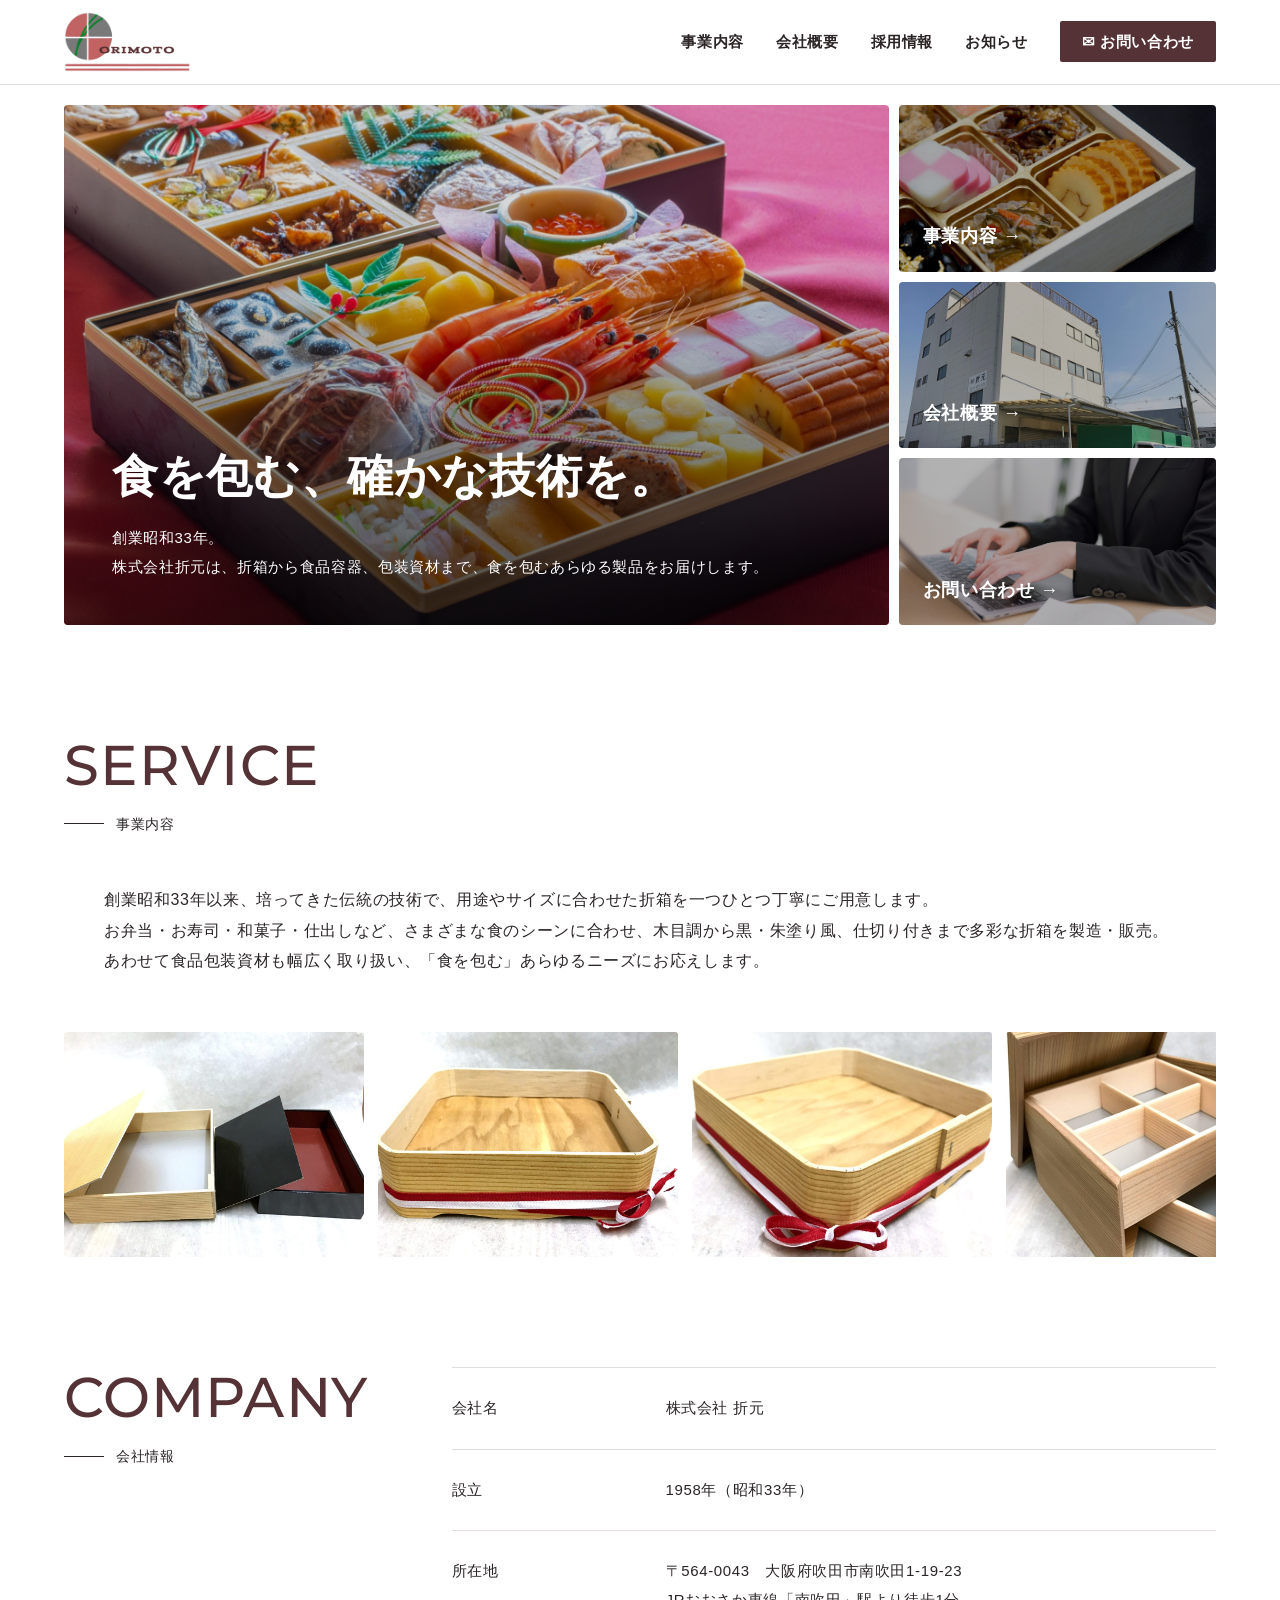
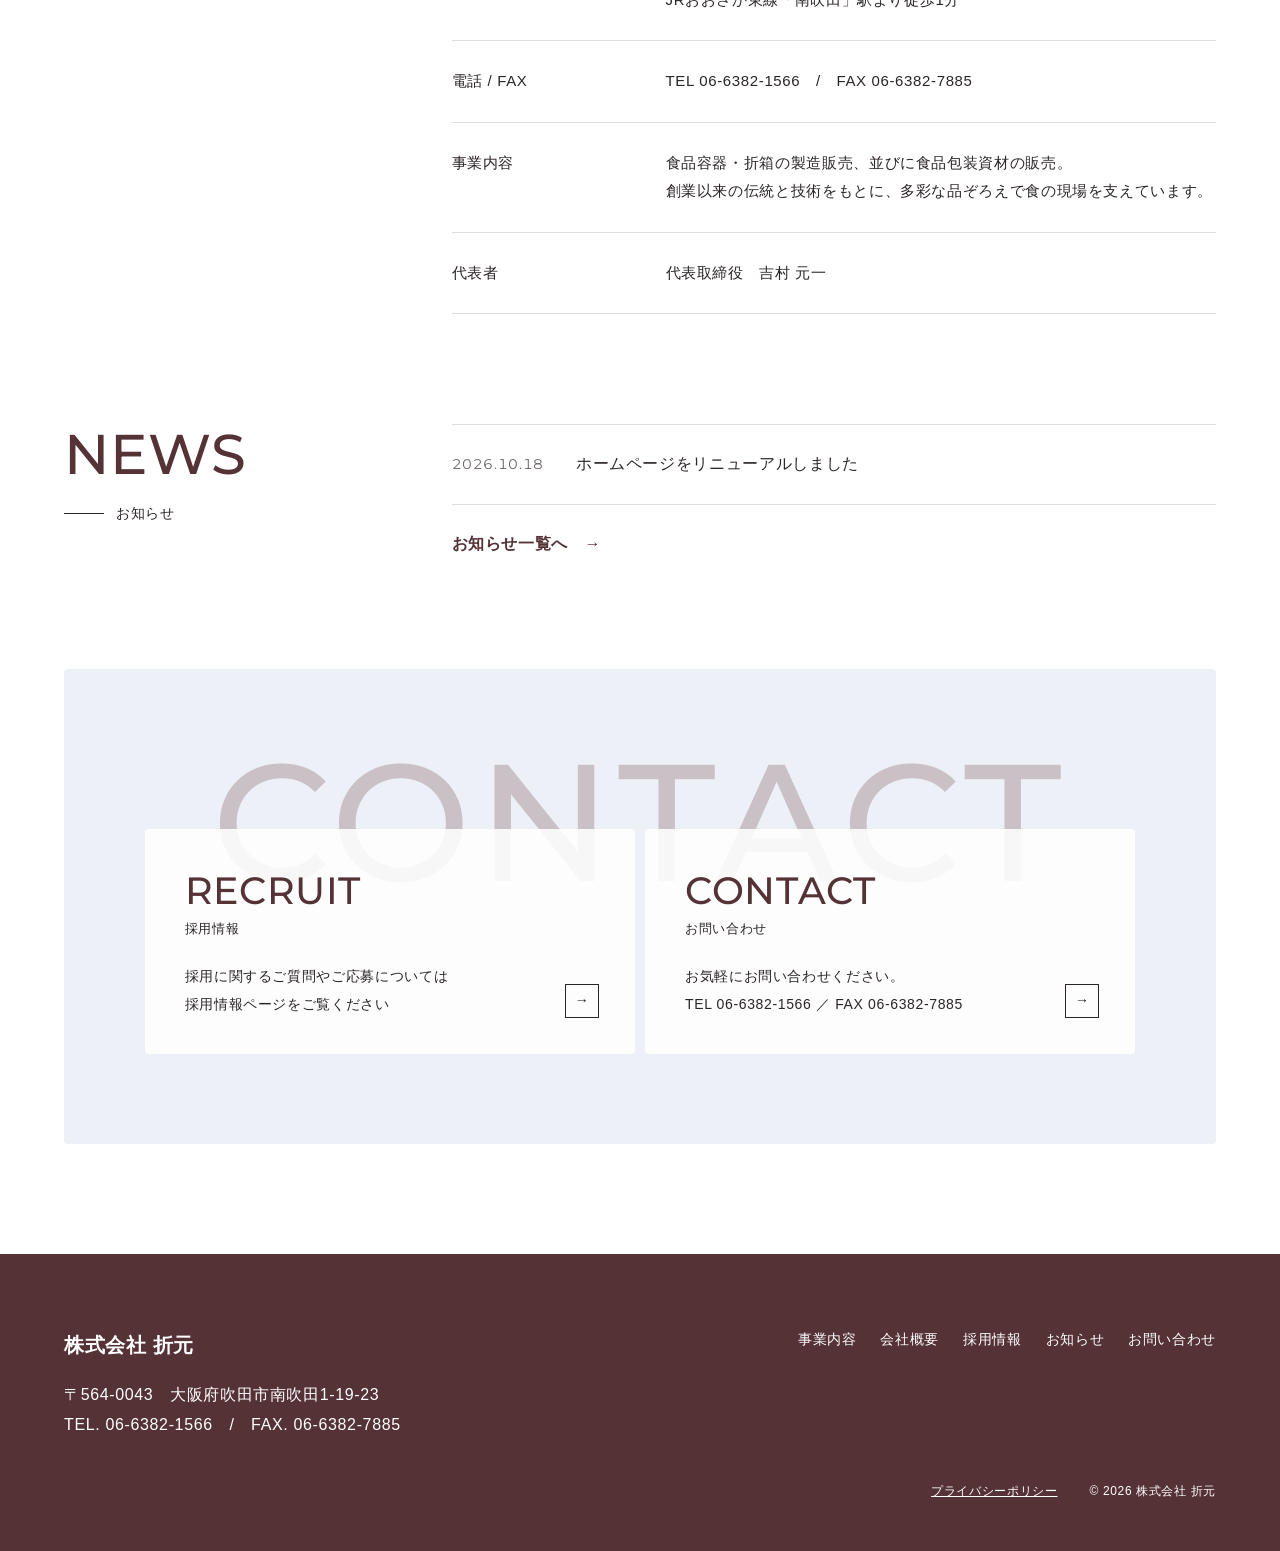
<file: index.html>
<!DOCTYPE html>
<html lang="ja">
<head>
<meta charset="UTF-8">
<meta name="viewport" content="width=device-width, initial-scale=1">
<title>株式会社 折元｜食品容器・折箱の製造販売</title>
<meta name="description" content="創業昭和33年。株式会社折元は、折箱の製造販売から食品容器・包装資材まで、食を包む製品をお届けします。大阪府吹田市。">
<!-- ▼ Google Search Console の確認タグはこの下に貼り付け -->
   <meta name="google-site-verification" content="a3gxktv-s3WMebDmqxjM0aJHwOjbfeg8dkbNDzJiJd0" />
<!-- ▲ ここまで -->
<meta property="og:title" content="株式会社 折元｜食品容器・折箱の製造販売">
<meta property="og:description" content="創業昭和33年。株式会社折元は、折箱の製造販売から食品容器・包装資材まで、食を包む製品をお届けします。">
<meta property="og:type" content="website">
<meta property="og:image" content="images/logo.png">
<link rel="icon" href="images/favicon.png">
<link href="https://fonts.googleapis.com/css2?family=Montserrat:wght@500;600&display=swap" rel="stylesheet">
<link rel="stylesheet" href="style.css">
<script type="application/ld+json">
{
  "@context":"https://schema.org",
  "@type":"Organization",
  "name":"株式会社 折元",
  "foundingDate":"1958",
  "telephone":"06-6382-1566",
  "faxNumber":"06-6382-7885",
  "address":{"@type":"PostalAddress","postalCode":"564-0043","addressRegion":"大阪府","addressLocality":"吹田市","streetAddress":"南吹田1-19-23","addressCountry":"JP"}
}
</script>
</head>
<body>

<header>
  <div class="container header-inner">
    <a href="index.html" class="logo"><img src="images/logo.png" alt="株式会社 折元 ORIMOTO"></a>
    <nav>
      <ul>
        <li><a href="index.html#service">事業内容</a></li>
        <li><a href="index.html#company">会社概要</a></li>
        <li><a href="recruit.html">採用情報</a></li>
        <li><a href="news.html">お知らせ</a></li>
        <li><a href="contact.html" class="btn-contact">✉ お問い合わせ</a></li>
      </ul>
    </nav>
    <button class="menu-btn" type="button" aria-label="メニューを開く" aria-expanded="false" aria-controls="sp-menu"><span></span><span></span><span></span></button>
  </div>
</header>

<div class="sp-menu" id="sp-menu" hidden>
  <div class="sp-menu-panel" role="dialog" aria-label="メニュー">
    <div class="sp-menu-head">
      <span>株式会社 折元</span>
      <button class="menu-close" type="button" aria-label="メニューを閉じる">✕</button>
    </div>
    <ul>
      <li><a href="index.html#service">事業内容<small>SERVICE</small></a></li>
      <li><a href="index.html#company">会社情報<small>COMPANY</small></a></li>
      <li><a href="news.html">お知らせ<small>NEWS</small></a></li>
      <li><a href="recruit.html">採用情報<small>RECRUIT</small></a></li>
    </ul>
    <a href="contact.html" class="sp-menu-contact">✉ お問い合わせ</a>
  </div>
</div>

<main>
  <div class="container">
    <div class="hero">
      <div class="hero-main">
        <div class="hero-text">
          <h1>食を包む、<wbr>確かな技術を。</h1>
          <p>創業昭和33年。<br>株式会社折元は、<wbr>折箱から食品容器、<wbr>包装資材まで、<wbr>食を包むあらゆる製品を<wbr>お届けします。</p>
        </div>
      </div>
      <div class="hero-side">
        <a href="#service" class="tile tile-service"><span>事業内容 →</span></a>
        <a href="#company" class="tile tile-company"><span>会社概要 →</span></a>
        <a href="contact.html" class="tile tile-contact"><span>お問い合わせ →</span></a>
      </div>
    </div>
  </div>

  <section id="service">
    <div class="container">
      <h2 class="sec-title">SERVICE</h2>
      <p class="sec-sub">事業内容</p>
      <div class="service-text">
        <p>創業昭和33年以来、培ってきた伝統の技術で、用途やサイズに合わせた折箱を一つひとつ丁寧にご用意します。<br>
        お弁当・お寿司・和菓子・仕出しなど、さまざまな食のシーンに合わせ、木目調から黒・朱塗り風、仕切り付きまで多彩な折箱を製造・販売。<br>
        あわせて食品包装資材も幅広く取り扱い、「食を包む」あらゆるニーズにお応えします。</p>
      </div>
      <div class="products">
        <div class="products-track">
          <img src="images/product1.jpg" alt="木目調と黒・朱塗り風の折箱">
          <img src="images/product2.jpg" alt="紅白の紐をかけた木製の折箱">
          <img src="images/product3.jpg" alt="紅白の紐をかけた浅型の折箱">
          <img src="images/product4.jpg" alt="仕切り付きの重箱">
          <img src="images/product1.jpg" alt="" aria-hidden="true">
          <img src="images/product2.jpg" alt="" aria-hidden="true">
          <img src="images/product3.jpg" alt="" aria-hidden="true">
          <img src="images/product4.jpg" alt="" aria-hidden="true">
        </div>
      </div>
    </div>
  </section>

  <section id="company" style="padding-top:0">
    <div class="container two-col">
      <div>
        <h2 class="sec-title">COMPANY</h2>
        <p class="sec-sub">会社情報</p>
      </div>
      <table class="info-table">
        <tr><th>会社名</th><td>株式会社 折元</td></tr>
        <tr><th>設立</th><td>1958年（昭和33年）</td></tr>
        <tr><th>所在地</th><td>〒564-0043　大阪府吹田市南吹田1-19-23<br>JRおおさか東線「南吹田」駅より徒歩1分</td></tr>
        <tr><th>電話 / FAX</th><td>TEL 06-6382-1566　/　FAX 06-6382-7885</td></tr>
        <tr><th>事業内容</th><td>食品容器・折箱の製造販売、並びに食品包装資材の販売。<br>創業以来の伝統と技術をもとに、多彩な品ぞろえで食の現場を支えています。</td></tr>
        <tr><th>代表者</th><td>代表取締役　吉村 元一</td></tr>
      </table>
    </div>
  </section>

  <section id="news" style="padding-top:0">
    <div class="container two-col">
      <div>
        <h2 class="sec-title">NEWS</h2>
        <p class="sec-sub">お知らせ</p>
      </div>
      <div class="top-news">
        <ul class="news-list" id="top-news-list">
          <li class="news-empty">ただいま準備中です</li>
        </ul>
        <a href="news.html" class="news-more">お知らせ一覧へ　→</a>
      </div>
    </div>
  </section>

  <section id="contact" class="cta" style="padding-top:0">
    <div class="container">
      <div class="cta-box">
        <div class="cta-bg" aria-hidden="true">CONTACT</div>
        <div class="cta-cards">
          <a href="recruit.html" class="cta-card">
            <span class="cta-en">RECRUIT</span>
            <span class="cta-ja">採用情報</span>
            <span class="cta-text">採用に関するご質問や<wbr>ご応募については<wbr><br class="pc-br">採用情報ページを<wbr>ご覧ください</span>
            <span class="cta-arrow" aria-hidden="true">→</span>
          </a>
          <a href="contact.html" class="cta-card">
            <span class="cta-en">CONTACT</span>
            <span class="cta-ja">お問い合わせ</span>
            <span class="cta-text">お気軽に<wbr>お問い合わせください。<br><span class="nw">TEL 06-6382-1566</span> <wbr>／ <span class="nw">FAX 06-6382-7885</span></span>
            <span class="cta-arrow" aria-hidden="true">→</span>
          </a>
        </div>
      </div>
    </div>
  </section>
</main>

<footer>
  <div class="container">
    <div class="footer-inner">
      <div>
        <div class="footer-name">株式会社 折元</div>
        <p>〒564-0043　大阪府吹田市南吹田1-19-23<br>TEL. 06-6382-1566　/　FAX. 06-6382-7885</p>
      </div>
      <ul class="footer-nav">
        <li><a href="index.html#service">事業内容</a></li>
        <li><a href="index.html#company">会社概要</a></li>
        <li><a href="recruit.html">採用情報</a></li>
        <li><a href="news.html">お知らせ</a></li>
        <li><a href="contact.html">お問い合わせ</a></li>
      </ul>
    </div>
    <div class="footer-bottom">
      <a href="privacy.html">プライバシーポリシー</a>
      <span>© 2026 株式会社 折元</span>
    </div>
  </div>
</footer>

<script>
// お知らせページ（news.html）の最新3件をトップに表示
fetch('news.html').then(function(r){return r.text();}).then(function(html){
  var doc=new DOMParser().parseFromString(html,'text/html');
  var items=doc.querySelectorAll('.news-item');
  if(!items.length)return;
  var list=document.getElementById('top-news-list');list.innerHTML='';
  Array.prototype.slice.call(items,0,3).forEach(function(it){
    var li=document.createElement('li');li.className='news-row';
    var a=document.createElement('a');a.href='news.html';
    var t=it.querySelector('time'),h=it.querySelector('h2');
    a.innerHTML='<time></time><span></span>';
    a.querySelector('time').textContent=t?t.textContent:'';
    a.querySelector('span').textContent=h?h.textContent:'';
    li.appendChild(a);list.appendChild(li);
  });
}).catch(function(){});
</script>
<script>
(function(){
  var btn=document.querySelector('.menu-btn'),menu=document.getElementById('sp-menu');
  if(!btn||!menu)return;
  function open(){menu.hidden=false;btn.setAttribute('aria-expanded','true');document.body.style.overflow='hidden';}
  function close(){menu.hidden=true;btn.setAttribute('aria-expanded','false');document.body.style.overflow='';}
  btn.addEventListener('click',open);
  menu.querySelector('.menu-close').addEventListener('click',close);
  menu.addEventListener('click',function(e){if(e.target===menu||e.target.closest('a'))close();});
  document.addEventListener('keydown',function(e){if(e.key==='Escape')close();});
})();
</script>
</body>
</html>
</file>
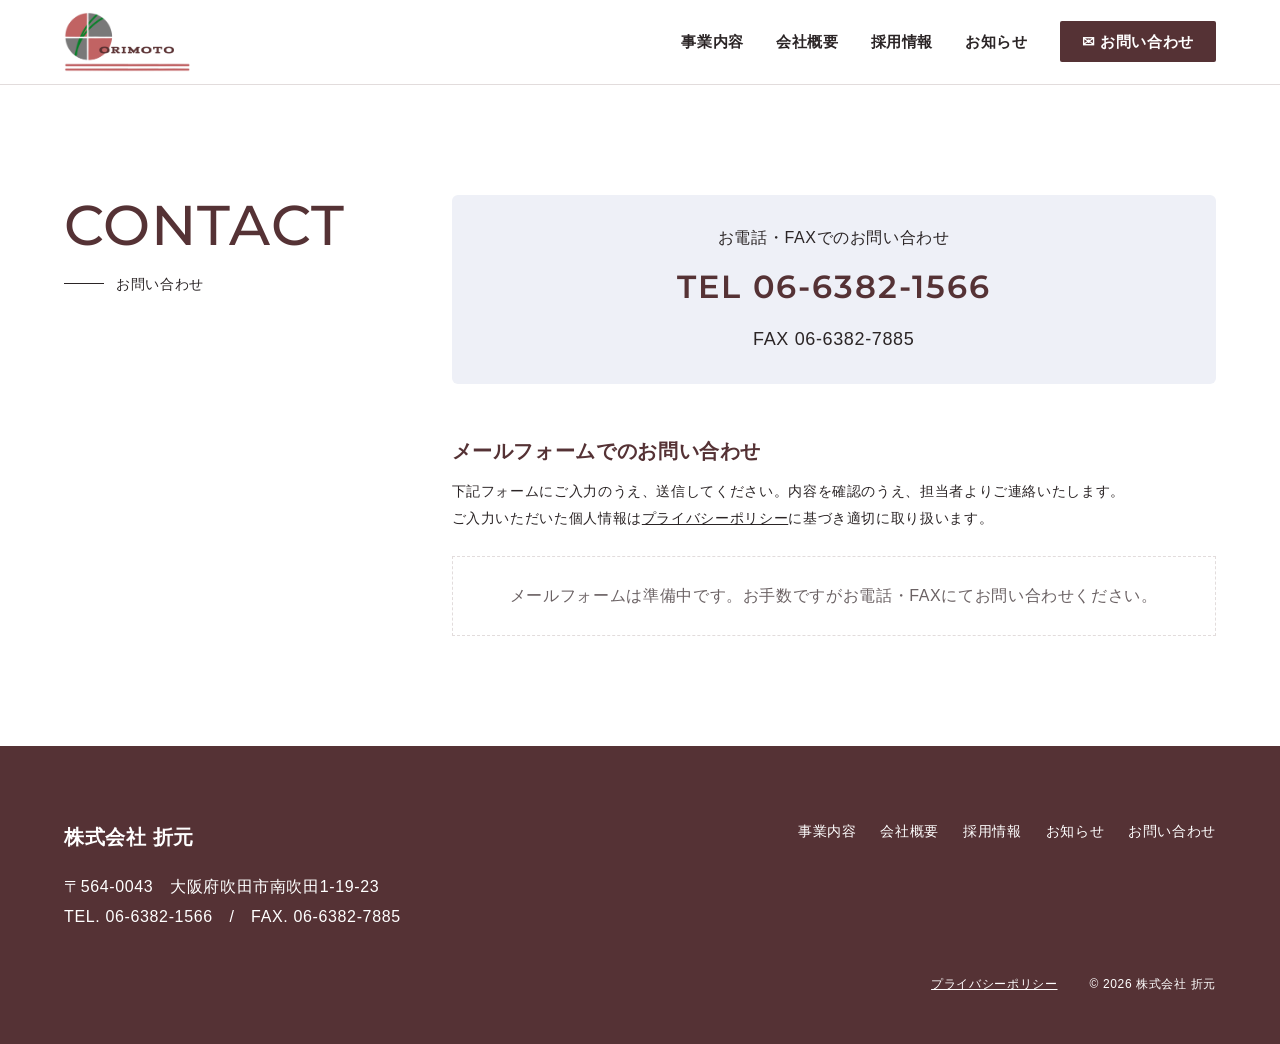
<file: contact.html>
<!DOCTYPE html>
<html lang="ja">
<head>
<meta charset="UTF-8">
<meta name="viewport" content="width=device-width, initial-scale=1">
<title>お問い合わせ｜株式会社 折元</title>
<meta name="description" content="株式会社折元へのお問い合わせ。お電話・FAX・メールフォームで受け付けています。">
<link rel="icon" href="images/favicon.png">
<link href="https://fonts.googleapis.com/css2?family=Montserrat:wght@500;600&display=swap" rel="stylesheet">
<link rel="stylesheet" href="style.css">
</head>
<body>

<header>
  <div class="container header-inner">
    <a href="index.html" class="logo"><img src="images/logo.png" alt="株式会社 折元 ORIMOTO"></a>
    <nav>
      <ul>
        <li><a href="index.html#service">事業内容</a></li>
        <li><a href="index.html#company">会社概要</a></li>
        <li><a href="recruit.html">採用情報</a></li>
        <li><a href="news.html">お知らせ</a></li>
        <li><a href="contact.html" class="btn-contact" aria-current="page">✉ お問い合わせ</a></li>
      </ul>
    </nav>
    <button class="menu-btn" type="button" aria-label="メニューを開く" aria-expanded="false" aria-controls="sp-menu"><span></span><span></span><span></span></button>
  </div>
</header>

<div class="sp-menu" id="sp-menu" hidden>
  <div class="sp-menu-panel" role="dialog" aria-label="メニュー">
    <div class="sp-menu-head">
      <span>株式会社 折元</span>
      <button class="menu-close" type="button" aria-label="メニューを閉じる">✕</button>
    </div>
    <ul>
      <li><a href="index.html#service">事業内容<small>SERVICE</small></a></li>
      <li><a href="index.html#company">会社情報<small>COMPANY</small></a></li>
      <li><a href="news.html">お知らせ<small>NEWS</small></a></li>
      <li><a href="recruit.html">採用情報<small>RECRUIT</small></a></li>
    </ul>
    <a href="contact.html" class="sp-menu-contact">✉ お問い合わせ</a>
  </div>
</div>

<main>
  <section>
    <div class="container two-col">
      <div>
        <h1 class="sec-title">CONTACT</h1>
        <p class="sec-sub">お問い合わせ</p>
      </div>
      <div class="contact-page">
        <div class="contact-tel">
          <p>お電話・FAXでのお問い合わせ</p>
          <div class="tel"><a href="tel:0663821566">TEL 06-6382-1566</a></div>
          <div class="fax">FAX 06-6382-7885</div>
        </div>

        <h2 class="contact-form-title">メールフォームでのお問い合わせ</h2>
        <p class="contact-form-lead">下記フォームにご入力のうえ、送信してください。内容を確認のうえ、担当者よりご連絡いたします。<br>
        ご入力いただいた個人情報は<a href="privacy.html">プライバシーポリシー</a>に基づき適切に取り扱います。</p>

        <div class="form-wrap">
          <!-- ▼ Googleフォームの埋め込みコード（<iframe 〜 </iframe>）をここに貼り付け -->
          <p class="form-pending">メールフォームは準備中です。お手数ですがお電話・FAXにてお問い合わせください。</p>
          <!-- ▲ ここまで（貼り付けたら上の「準備中」の1行は削除） -->
        </div>
      </div>
    </div>
  </section>
</main>

<footer>
  <div class="container">
    <div class="footer-inner">
      <div>
        <div class="footer-name">株式会社 折元</div>
        <p>〒564-0043　大阪府吹田市南吹田1-19-23<br>TEL. 06-6382-1566　/　FAX. 06-6382-7885</p>
      </div>
      <ul class="footer-nav">
        <li><a href="index.html#service">事業内容</a></li>
        <li><a href="index.html#company">会社概要</a></li>
        <li><a href="recruit.html">採用情報</a></li>
        <li><a href="news.html">お知らせ</a></li>
        <li><a href="contact.html">お問い合わせ</a></li>
      </ul>
    </div>
    <div class="footer-bottom">
      <a href="privacy.html">プライバシーポリシー</a>
      <span>© 2026 株式会社 折元</span>
    </div>
  </div>
</footer>

<script>
(function(){
  var btn=document.querySelector('.menu-btn'),menu=document.getElementById('sp-menu');
  if(!btn||!menu)return;
  function open(){menu.hidden=false;btn.setAttribute('aria-expanded','true');document.body.style.overflow='hidden';}
  function close(){menu.hidden=true;btn.setAttribute('aria-expanded','false');document.body.style.overflow='';}
  btn.addEventListener('click',open);
  menu.querySelector('.menu-close').addEventListener('click',close);
  menu.addEventListener('click',function(e){if(e.target===menu||e.target.closest('a'))close();});
  document.addEventListener('keydown',function(e){if(e.key==='Escape')close();});
})();
</script>
</body>
</html>
</file>
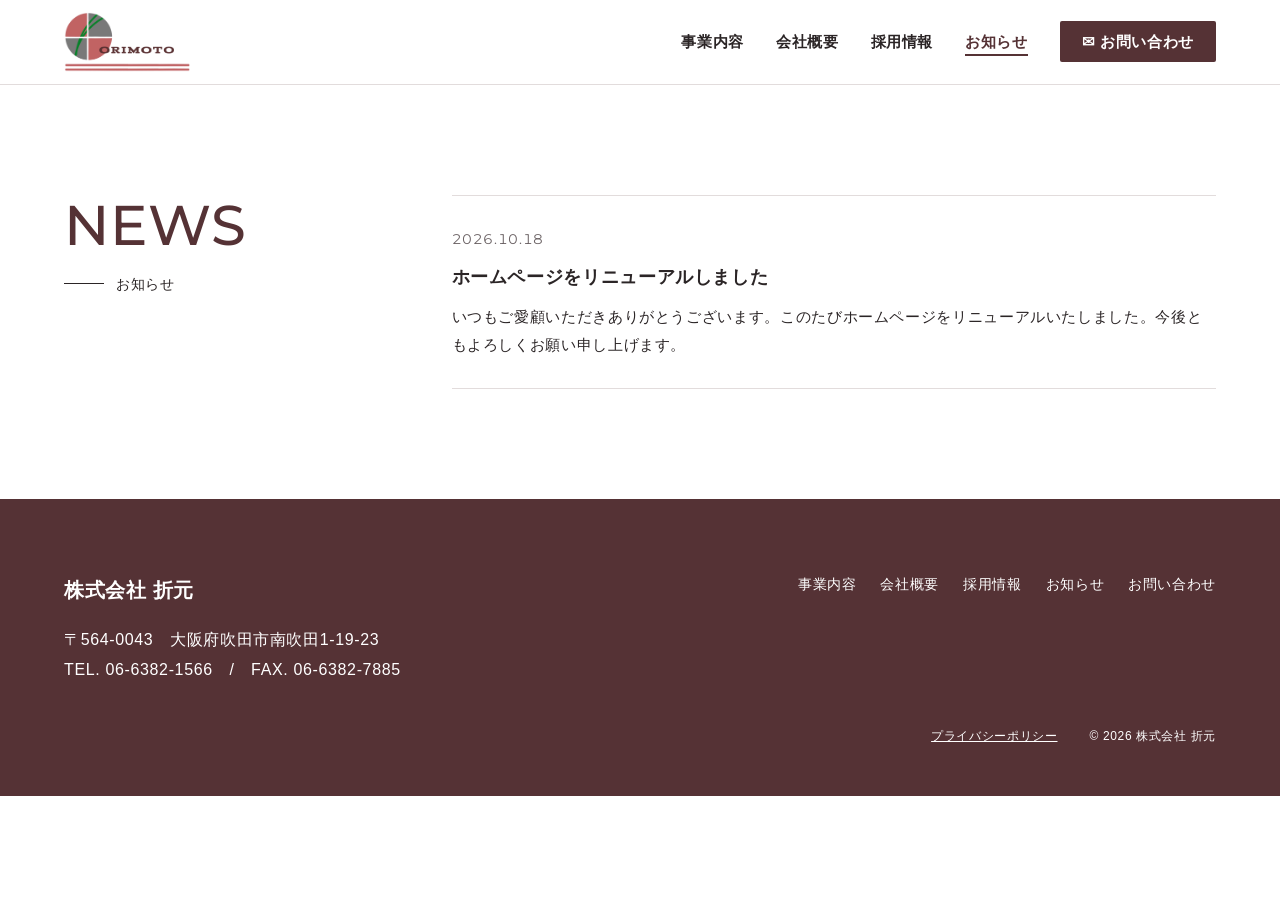
<file: news.html>
<!DOCTYPE html>
<html lang="ja">
<head>
<meta charset="UTF-8">
<meta name="viewport" content="width=device-width, initial-scale=1">
<title>お知らせ｜株式会社 折元</title>
<meta name="description" content="株式会社折元からのお知らせ。">
<link rel="icon" href="images/favicon.png">
<link href="https://fonts.googleapis.com/css2?family=Montserrat:wght@500;600&display=swap" rel="stylesheet">
<link rel="stylesheet" href="style.css">
</head>
<body>

<header>
  <div class="container header-inner">
    <a href="index.html" class="logo"><img src="images/logo.png" alt="株式会社 折元 ORIMOTO"></a>
    <nav>
      <ul>
        <li><a href="index.html#service">事業内容</a></li>
        <li><a href="index.html#company">会社概要</a></li>
        <li><a href="recruit.html">採用情報</a></li>
        <li><a href="news.html" aria-current="page">お知らせ</a></li>
        <li><a href="contact.html" class="btn-contact">✉ お問い合わせ</a></li>
      </ul>
    </nav>
    <button class="menu-btn" type="button" aria-label="メニューを開く" aria-expanded="false" aria-controls="sp-menu"><span></span><span></span><span></span></button>
  </div>
</header>

<div class="sp-menu" id="sp-menu" hidden>
  <div class="sp-menu-panel" role="dialog" aria-label="メニュー">
    <div class="sp-menu-head">
      <span>株式会社 折元</span>
      <button class="menu-close" type="button" aria-label="メニューを閉じる">✕</button>
    </div>
    <ul>
      <li><a href="index.html#service">事業内容<small>SERVICE</small></a></li>
      <li><a href="index.html#company">会社情報<small>COMPANY</small></a></li>
      <li><a href="news.html">お知らせ<small>NEWS</small></a></li>
      <li><a href="recruit.html">採用情報<small>RECRUIT</small></a></li>
    </ul>
    <a href="contact.html" class="sp-menu-contact">✉ お問い合わせ</a>
  </div>
</div>

<main>
  <section>
    <div class="container two-col">
      <div>
        <h1 class="sec-title">NEWS</h1>
        <p class="sec-sub">お知らせ</p>
      </div>
      <ul class="news-list">
        <!--
          ▼ お知らせを追加するときは、下の <li>〜</li> をまるごとコピーして
            いちばん上に貼り付け、日付・タイトル・本文を書きかえてください。
            （新しいお知らせが上にくるように並べます）
        -->
        <li class="news-item">
          <time datetime="2026-10-18">2026.10.18</time>
          <h2>ホームページをリニューアルしました</h2>
          <p>いつもご愛顧いただきありがとうございます。このたびホームページをリニューアルいたしました。今後ともよろしくお願い申し上げます。</p>
        </li>
      </ul>
    </div>
  </section>
</main>

<footer>
  <div class="container">
    <div class="footer-inner">
      <div>
        <div class="footer-name">株式会社 折元</div>
        <p>〒564-0043　大阪府吹田市南吹田1-19-23<br>TEL. 06-6382-1566　/　FAX. 06-6382-7885</p>
      </div>
      <ul class="footer-nav">
        <li><a href="index.html#service">事業内容</a></li>
        <li><a href="index.html#company">会社概要</a></li>
        <li><a href="recruit.html">採用情報</a></li>
        <li><a href="news.html">お知らせ</a></li>
        <li><a href="contact.html">お問い合わせ</a></li>
      </ul>
    </div>
    <div class="footer-bottom">
      <a href="privacy.html">プライバシーポリシー</a>
      <span>© 2026 株式会社 折元</span>
    </div>
  </div>
</footer>

<script>
(function(){
  var btn=document.querySelector('.menu-btn'),menu=document.getElementById('sp-menu');
  if(!btn||!menu)return;
  function open(){menu.hidden=false;btn.setAttribute('aria-expanded','true');document.body.style.overflow='hidden';}
  function close(){menu.hidden=true;btn.setAttribute('aria-expanded','false');document.body.style.overflow='';}
  btn.addEventListener('click',open);
  menu.querySelector('.menu-close').addEventListener('click',close);
  menu.addEventListener('click',function(e){if(e.target===menu||e.target.closest('a'))close();});
  document.addEventListener('keydown',function(e){if(e.key==='Escape')close();});
})();
</script>
</body>
</html>
</file>
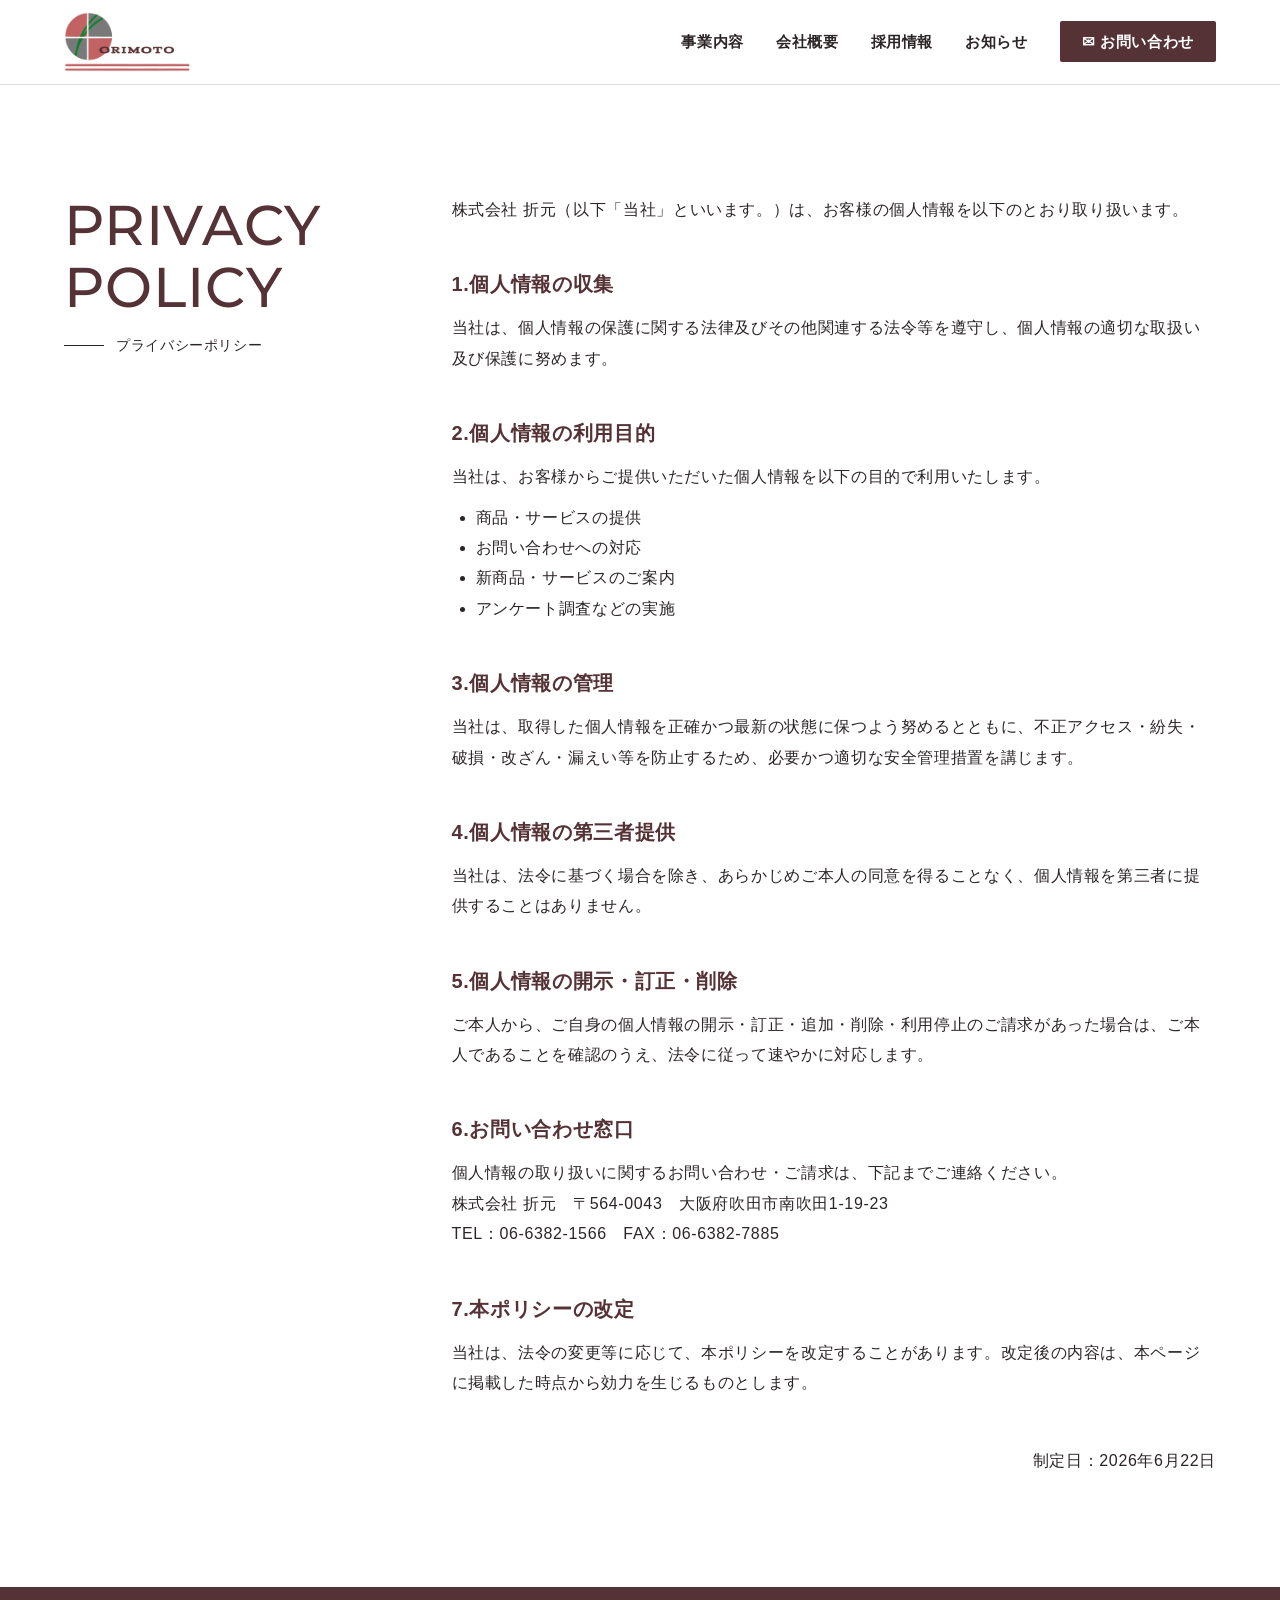
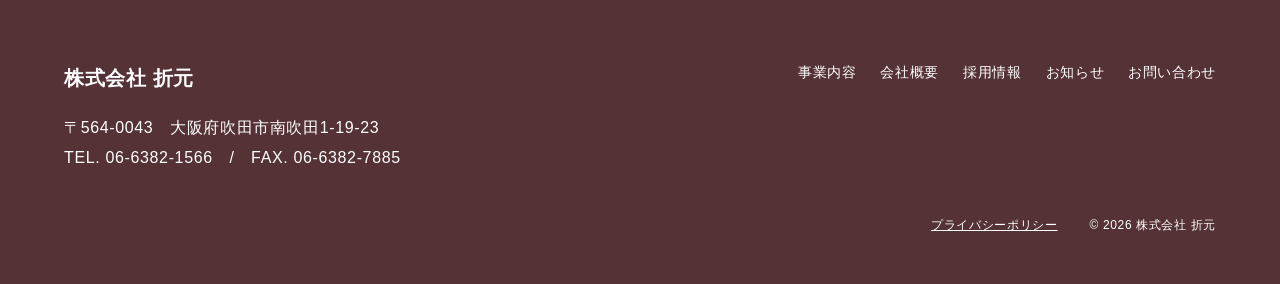
<file: privacy.html>
<!DOCTYPE html>
<html lang="ja">
<head>
<meta charset="UTF-8">
<meta name="viewport" content="width=device-width, initial-scale=1">
<title>プライバシーポリシー｜株式会社 折元</title>
<link rel="icon" href="images/favicon.png">
<link href="https://fonts.googleapis.com/css2?family=Montserrat:wght@500;600&display=swap" rel="stylesheet">
<link rel="stylesheet" href="style.css">
</head>
<body>

<header>
  <div class="container header-inner">
    <a href="index.html" class="logo"><img src="images/logo.png" alt="株式会社 折元 ORIMOTO"></a>
    <nav>
      <ul>
        <li><a href="index.html#service">事業内容</a></li>
        <li><a href="index.html#company">会社概要</a></li>
        <li><a href="recruit.html">採用情報</a></li>
        <li><a href="news.html">お知らせ</a></li>
        <li><a href="contact.html" class="btn-contact">✉ お問い合わせ</a></li>
      </ul>
    </nav>
    <button class="menu-btn" type="button" aria-label="メニューを開く" aria-expanded="false" aria-controls="sp-menu"><span></span><span></span><span></span></button>
  </div>
</header>

<div class="sp-menu" id="sp-menu" hidden>
  <div class="sp-menu-panel" role="dialog" aria-label="メニュー">
    <div class="sp-menu-head">
      <span>株式会社 折元</span>
      <button class="menu-close" type="button" aria-label="メニューを閉じる">✕</button>
    </div>
    <ul>
      <li><a href="index.html#service">事業内容<small>SERVICE</small></a></li>
      <li><a href="index.html#company">会社情報<small>COMPANY</small></a></li>
      <li><a href="news.html">お知らせ<small>NEWS</small></a></li>
      <li><a href="recruit.html">採用情報<small>RECRUIT</small></a></li>
    </ul>
    <a href="contact.html" class="sp-menu-contact">✉ お問い合わせ</a>
  </div>
</div>

<main>
  <section>
    <div class="container two-col">
      <div>
        <h1 class="sec-title">PRIVACY<br>POLICY</h1>
        <p class="sec-sub">プライバシーポリシー</p>
      </div>
      <div class="policy">
        <p>株式会社 折元（以下「当社」といいます。）は、お客様の個人情報を以下のとおり取り扱います。</p>

        <h2>1.個人情報の収集</h2>
        <p>当社は、個人情報の保護に関する法律及びその他関連する法令等を遵守し、個人情報の適切な取扱い及び保護に努めます。</p>

        <h2>2.個人情報の利用目的</h2>
        <p>当社は、お客様からご提供いただいた個人情報を以下の目的で利用いたします。</p>
        <ul>
          <li>商品・サービスの提供</li>
          <li>お問い合わせへの対応</li>
          <li>新商品・サービスのご案内</li>
          <li>アンケート調査などの実施</li>
        </ul>

        <h2>3.個人情報の管理</h2>
        <p>当社は、取得した個人情報を正確かつ最新の状態に保つよう努めるとともに、不正アクセス・紛失・破損・改ざん・漏えい等を防止するため、必要かつ適切な安全管理措置を講じます。</p>

        <h2>4.個人情報の第三者提供</h2>
        <p>当社は、法令に基づく場合を除き、あらかじめご本人の同意を得ることなく、個人情報を第三者に提供することはありません。</p>

        <h2>5.個人情報の開示・訂正・削除</h2>
        <p>ご本人から、ご自身の個人情報の開示・訂正・追加・削除・利用停止のご請求があった場合は、ご本人であることを確認のうえ、法令に従って速やかに対応します。</p>

        <h2>6.お問い合わせ窓口</h2>
        <p>個人情報の取り扱いに関するお問い合わせ・ご請求は、下記までご連絡ください。<br>
        株式会社 折元　〒564-0043　大阪府吹田市南吹田1-19-23<br>
        TEL：06-6382-1566　FAX：06-6382-7885</p>

        <h2>7.本ポリシーの改定</h2>
        <p>当社は、法令の変更等に応じて、本ポリシーを改定することがあります。改定後の内容は、本ページに掲載した時点から効力を生じるものとします。</p>

        <p class="date">制定日：2026年6月22日</p>
      </div>
    </div>
  </section>
</main>

<footer>
  <div class="container">
    <div class="footer-inner">
      <div>
        <div class="footer-name">株式会社 折元</div>
        <p>〒564-0043　大阪府吹田市南吹田1-19-23<br>TEL. 06-6382-1566　/　FAX. 06-6382-7885</p>
      </div>
      <ul class="footer-nav">
        <li><a href="index.html#service">事業内容</a></li>
        <li><a href="index.html#company">会社概要</a></li>
        <li><a href="recruit.html">採用情報</a></li>
        <li><a href="news.html">お知らせ</a></li>
        <li><a href="contact.html">お問い合わせ</a></li>
      </ul>
    </div>
    <div class="footer-bottom">
      <a href="privacy.html">プライバシーポリシー</a>
      <span>© 2026 株式会社 折元</span>
    </div>
  </div>
</footer>

<script>
(function(){
  var btn=document.querySelector('.menu-btn'),menu=document.getElementById('sp-menu');
  if(!btn||!menu)return;
  function open(){menu.hidden=false;btn.setAttribute('aria-expanded','true');document.body.style.overflow='hidden';}
  function close(){menu.hidden=true;btn.setAttribute('aria-expanded','false');document.body.style.overflow='';}
  btn.addEventListener('click',open);
  menu.querySelector('.menu-close').addEventListener('click',close);
  menu.addEventListener('click',function(e){if(e.target===menu||e.target.closest('a'))close();});
  document.addEventListener('keydown',function(e){if(e.key==='Escape')close();});
})();
</script>
</body>
</html>
</file>
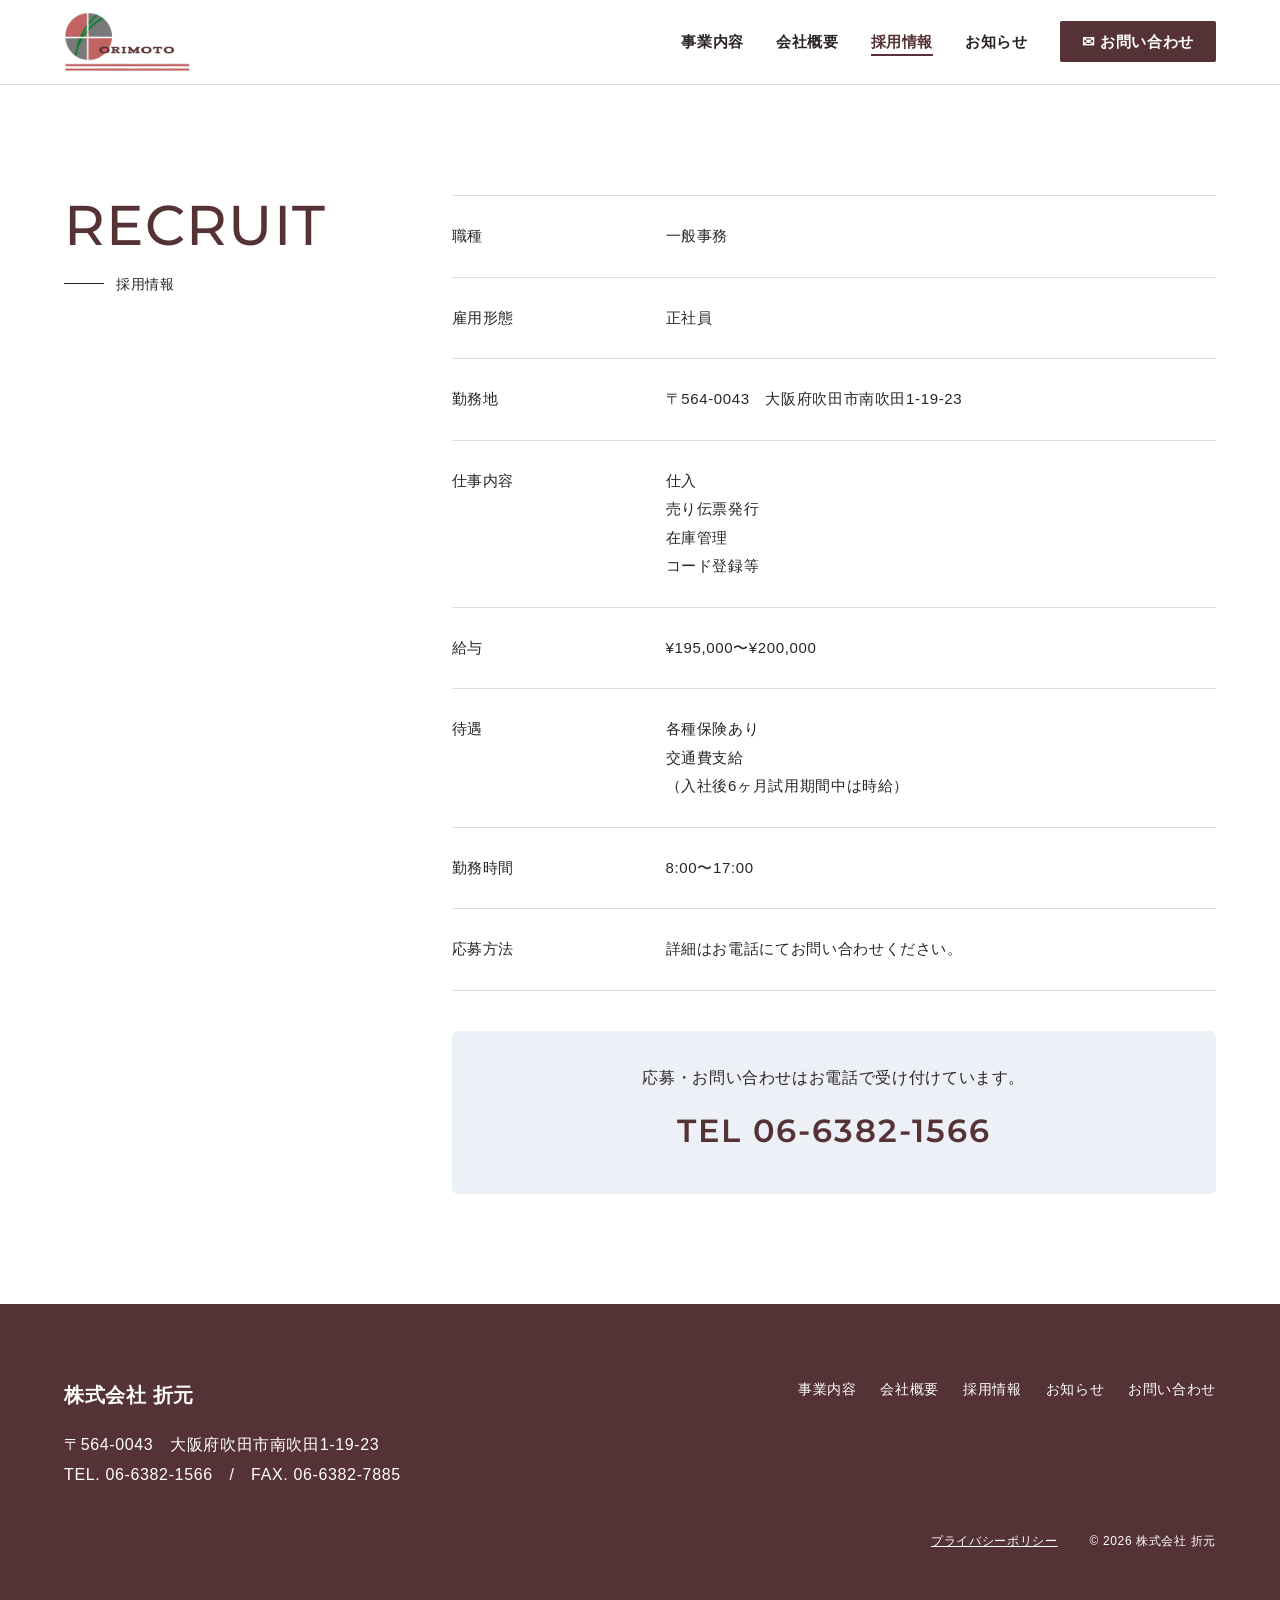
<file: recruit.html>
<!DOCTYPE html>
<html lang="ja">
<head>
<meta charset="UTF-8">
<meta name="viewport" content="width=device-width, initial-scale=1">
<title>採用情報｜株式会社 折元</title>
<meta name="description" content="株式会社折元（大阪府吹田市）の採用情報。一般事務・正社員を募集しています。">
<link rel="icon" href="images/favicon.png">
<link href="https://fonts.googleapis.com/css2?family=Montserrat:wght@500;600&display=swap" rel="stylesheet">
<link rel="stylesheet" href="style.css">
</head>
<body>

<header>
  <div class="container header-inner">
    <a href="index.html" class="logo"><img src="images/logo.png" alt="株式会社 折元 ORIMOTO"></a>
    <nav>
      <ul>
        <li><a href="index.html#service">事業内容</a></li>
        <li><a href="index.html#company">会社概要</a></li>
        <li><a href="recruit.html" aria-current="page">採用情報</a></li>
        <li><a href="news.html">お知らせ</a></li>
        <li><a href="contact.html" class="btn-contact">✉ お問い合わせ</a></li>
      </ul>
    </nav>
    <button class="menu-btn" type="button" aria-label="メニューを開く" aria-expanded="false" aria-controls="sp-menu"><span></span><span></span><span></span></button>
  </div>
</header>

<div class="sp-menu" id="sp-menu" hidden>
  <div class="sp-menu-panel" role="dialog" aria-label="メニュー">
    <div class="sp-menu-head">
      <span>株式会社 折元</span>
      <button class="menu-close" type="button" aria-label="メニューを閉じる">✕</button>
    </div>
    <ul>
      <li><a href="index.html#service">事業内容<small>SERVICE</small></a></li>
      <li><a href="index.html#company">会社情報<small>COMPANY</small></a></li>
      <li><a href="news.html">お知らせ<small>NEWS</small></a></li>
      <li><a href="recruit.html">採用情報<small>RECRUIT</small></a></li>
    </ul>
    <a href="contact.html" class="sp-menu-contact">✉ お問い合わせ</a>
  </div>
</div>

<main>
  <section>
    <div class="container two-col">
      <div>
        <h1 class="sec-title">RECRUIT</h1>
        <p class="sec-sub">採用情報</p>
      </div>
      <div>
      <table class="info-table">
        <tr><th>職種</th><td>一般事務</td></tr>
        <tr><th>雇用形態</th><td>正社員</td></tr>
        <tr><th>勤務地</th><td>〒564-0043　大阪府吹田市南吹田1-19-23</td></tr>
        <tr><th>仕事内容</th><td>仕入<br>売り伝票発行<br>在庫管理<br>コード登録等</td></tr>
        <tr><th>給与</th><td>¥195,000〜¥200,000</td></tr>
        <tr><th>待遇</th><td>各種保険あり<br>交通費支給<br>（入社後6ヶ月試用期間中は時給）</td></tr>
        <tr><th>勤務時間</th><td>8:00〜17:00</td></tr>
        <tr><th>応募方法</th><td>詳細はお電話にてお問い合わせください。</td></tr>
      </table>
        <div class="page-contact">
          <p>応募・お問い合わせはお電話で受け付けています。</p>
          <div class="tel"><a href="tel:0663821566">TEL 06-6382-1566</a></div>
        </div>
      </div>
    </div>
  </section>
</main>

<footer>
  <div class="container">
    <div class="footer-inner">
      <div>
        <div class="footer-name">株式会社 折元</div>
        <p>〒564-0043　大阪府吹田市南吹田1-19-23<br>TEL. 06-6382-1566　/　FAX. 06-6382-7885</p>
      </div>
      <ul class="footer-nav">
        <li><a href="index.html#service">事業内容</a></li>
        <li><a href="index.html#company">会社概要</a></li>
        <li><a href="recruit.html">採用情報</a></li>
        <li><a href="news.html">お知らせ</a></li>
        <li><a href="contact.html">お問い合わせ</a></li>
      </ul>
    </div>
    <div class="footer-bottom">
      <a href="privacy.html">プライバシーポリシー</a>
      <span>© 2026 株式会社 折元</span>
    </div>
  </div>
</footer>

<script>
(function(){
  var btn=document.querySelector('.menu-btn'),menu=document.getElementById('sp-menu');
  if(!btn||!menu)return;
  function open(){menu.hidden=false;btn.setAttribute('aria-expanded','true');document.body.style.overflow='hidden';}
  function close(){menu.hidden=true;btn.setAttribute('aria-expanded','false');document.body.style.overflow='';}
  btn.addEventListener('click',open);
  menu.querySelector('.menu-close').addEventListener('click',close);
  menu.addEventListener('click',function(e){if(e.target===menu||e.target.closest('a'))close();});
  document.addEventListener('keydown',function(e){if(e.key==='Escape')close();});
})();
</script>
</body>
</html>
</file>
<file: style.css>
:root{
  --main:#553235;
  --main-light:#7a5054;
  --text:#2b2526;
  --sub:#6b6264;
  --line:#e2dcdc;
  --bg-soft:#eef0f7;
  --white:#fff;
}
*{box-sizing:border-box;margin:0;padding:0}
html{scroll-behavior:smooth}
body{
  font-family:"Hiragino Kaku Gothic ProN","Hiragino Sans","Noto Sans JP","Yu Gothic",Meiryo,sans-serif;
  color:var(--text);background:var(--white);line-height:1.9;letter-spacing:.04em;
}
img{max-width:100%;display:block}
a{color:inherit}
.container{max-width:1200px;margin:0 auto;padding:0 24px}

/* ヘッダー */
header{position:sticky;top:0;z-index:10;background:rgba(255,255,255,.96);border-bottom:1px solid var(--line)}
.header-inner{display:flex;align-items:center;justify-content:space-between;height:84px}
.logo img{height:60px;width:auto}
nav ul{display:flex;align-items:center;gap:32px;list-style:none}
nav a{text-decoration:none;font-size:15px;font-weight:600}
nav a:hover{color:var(--main-light)}
nav .btn-contact{background:var(--main);color:#fff;padding:12px 22px;border-radius:2px}
nav .btn-contact:hover{background:var(--main-light);color:#fff}

/* トップ */
.hero{display:grid;grid-template-columns:2.6fr 1fr;gap:10px;margin-top:20px}
.hero-main{position:relative;border-radius:4px;overflow:hidden;min-height:520px;
  background:url(images/hero.jpg) center/cover}
.hero-main::after{content:"";position:absolute;inset:0;background:linear-gradient(to top,rgba(0,0,0,.7),rgba(0,0,0,.15) 70%)}
.hero-text{position:absolute;left:48px;right:48px;bottom:44px;color:#fff;z-index:1}
.hero-text h1{font-size:46px;line-height:1.4;font-weight:700;margin-bottom:16px;word-break:keep-all;overflow-wrap:anywhere}
.hero-text p{font-size:15px;word-break:keep-all;overflow-wrap:anywhere}
.hero-side{display:grid;grid-template-rows:1fr 1fr 1fr;gap:10px}
.tile{position:relative;display:block;border-radius:4px;overflow:hidden;text-decoration:none;color:#fff;min-height:160px;background-size:cover;background-position:center}
.tile::after{content:"";position:absolute;inset:0;background:rgba(0,0,0,.3);transition:.3s}
.tile:hover::after{background:rgba(0,0,0,.15)}
.tile span{position:absolute;left:24px;bottom:18px;z-index:1;font-size:18px;font-weight:700}
.tile-service{background-image:url(images/service.jpg)}
.tile-company{background-image:url(images/building.jpg);background-position:center 30%}
.tile-contact{background-color:var(--main);background-image:url(images/contact.jpg);background-position:center 40%}

/* セクション共通 */
section{padding:110px 0}
.sec-title{font-family:"Montserrat","Helvetica Neue",Arial,sans-serif;font-size:56px;font-weight:500;color:var(--main);line-height:1.1;letter-spacing:.02em}
.sec-sub{display:flex;align-items:center;gap:12px;font-size:14px;margin-top:14px}
.sec-sub::before{content:"";width:40px;height:1px;background:var(--text)}

/* 事業内容 */
.service-text{margin:48px 0 0 40px;font-size:16px}
.products{margin-top:56px;overflow:hidden}
.products-track{display:flex;gap:14px;width:max-content;animation:products-scroll 40s linear infinite}
.products:hover .products-track{animation-play-state:paused}
.products img{width:300px;max-width:none;aspect-ratio:4/3;object-fit:cover;border-radius:3px;flex:none}
@keyframes products-scroll{from{transform:translateX(0)}to{transform:translateX(calc(-50% - 7px))}}
@media (prefers-reduced-motion:reduce){.products-track{animation:none;flex-wrap:wrap;width:auto}.products img[aria-hidden]{display:none}}

/* 会社概要・採用 */
.two-col{display:grid;grid-template-columns:1fr 2.2fr;gap:40px}
.info-table{width:100%;border-collapse:collapse}
.info-table th,.info-table td{text-align:left;vertical-align:top;padding:26px 0;border-bottom:1px solid var(--line);font-size:15px}
.info-table tr:first-child th,.info-table tr:first-child td{border-top:1px solid var(--line)}
.info-table th{width:28%;font-weight:500;padding-right:20px}
.wide-photo{width:100%;height:440px;object-fit:cover}

/* お問い合わせ */
.contact-box{background:var(--bg-soft);border-radius:6px;padding:72px 48px;text-align:center}
.contact-box p{margin-top:24px}
.tel{font-family:"Montserrat","Helvetica Neue",Arial,sans-serif;font-size:40px;font-weight:600;color:var(--main);letter-spacing:.06em;margin-top:24px}
.tel a{text-decoration:none}
.fax{font-size:18px;margin-top:4px}
.contact-note{font-size:13px;color:var(--sub)}

/* フッター */
footer{background:var(--main);color:#fff;padding:72px 0 48px}
.footer-inner{display:flex;justify-content:space-between;gap:24px;flex-wrap:wrap}
.footer-name{font-size:20px;font-weight:700;margin-bottom:16px}
.footer-nav{display:flex;gap:24px;list-style:none;font-size:14px;flex-wrap:wrap}
.footer-nav a{text-decoration:none}
.footer-bottom{display:flex;justify-content:flex-end;gap:32px;margin-top:40px;font-size:12px}

/* プライバシーポリシー */
.policy h2{font-size:20px;color:var(--main);margin:40px 0 10px}
.policy ul{margin:10px 0 0 24px}
.policy .date{text-align:right;margin-top:48px}

/* スマホ */
@media (max-width:900px){
  .header-inner{height:68px}
  .logo img{height:46px}
  nav ul{gap:14px}
  nav li:not(:last-child){display:none}
  .hero{grid-template-columns:1fr}
  .hero-main{min-height:420px}
  .hero-text{left:24px;right:24px;bottom:28px}
  .hero-text h1{font-size:30px}
  .hero-side{grid-template-rows:none;grid-template-columns:1fr}
  .tile{min-height:120px}
  section{padding:72px 0}
  .sec-title{font-size:40px}
  .service-text{margin-left:0}
  .products img{width:220px}
  .two-col{grid-template-columns:1fr;gap:24px}
  .info-table th{width:32%}
  .wide-photo{height:240px}
  .contact-box{padding:48px 20px}
  .tel{font-size:30px}
  .footer-bottom{justify-content:flex-start;flex-wrap:wrap}
}

/* 現在のページ */
nav a[aria-current="page"]:not(.btn-contact){color:var(--main);border-bottom:2px solid var(--main);padding-bottom:4px}

/* トップの採用・お知らせカード */
.link-cards{display:grid;grid-template-columns:1fr 1fr;gap:16px}
.link-card{position:relative;display:flex;flex-direction:column;gap:4px;padding:40px 40px 36px;background:var(--bg-soft);border-radius:6px;text-decoration:none;transition:background .2s}
.link-card:hover{background:#e3e6f0}
.link-en{font-family:"Montserrat","Helvetica Neue",Arial,sans-serif;font-size:36px;font-weight:500;color:var(--main);line-height:1.2}
.link-ja{font-size:13px;margin-bottom:12px}
.link-text{font-size:14px;padding-right:48px}
.link-arrow{position:absolute;right:32px;bottom:32px;width:36px;height:36px;border:1px solid var(--main);display:grid;place-items:center;color:var(--main)}

/* 採用ページの問い合わせ */
.page-contact{margin-top:40px;padding:32px;background:var(--bg-soft);border-radius:6px;text-align:center}
.page-contact .tel{margin-top:8px;font-size:32px}

/* お知らせ */
.news-list{list-style:none;border-top:1px solid var(--line)}
.news-item{padding:28px 0;border-bottom:1px solid var(--line)}
.news-item time{font-family:"Montserrat","Helvetica Neue",Arial,sans-serif;font-size:14px;color:var(--sub);font-variant-numeric:tabular-nums}
.news-item h2{font-size:18px;margin:6px 0 8px;color:var(--text)}
.news-item p{font-size:15px}

@media (max-width:900px){
  .link-cards{grid-template-columns:1fr}
  .link-card{padding:28px 24px}
  .link-en{font-size:28px}
}

/* お問い合わせ */
.btn-main{display:inline-block;margin-top:28px;background:var(--main);color:#fff;text-decoration:none;padding:16px 36px;border-radius:2px;font-weight:600}
.btn-main:hover{background:var(--main-light)}
.contact-tel{padding:28px;background:var(--bg-soft);border-radius:6px;text-align:center}
.contact-tel .tel{margin-top:4px;font-size:32px}
.contact-form-title{font-size:20px;color:var(--main);margin:48px 0 8px}
.contact-form-lead{font-size:14px;margin-bottom:24px}
.form-wrap iframe{width:100%;min-height:1400px;border:0}
.form-pending{padding:24px;border:1px dashed var(--line);text-align:center;color:var(--sub)}
.contact-page{min-width:0}

/* 採用・お問い合わせ（Studio版と同じデザイン） */
.cta-box{position:relative;background:var(--bg-soft);border-radius:4px;padding:160px 7% 90px;overflow:hidden}
.cta-bg{position:absolute;left:0;right:0;top:70px;text-align:center;font-family:"Montserrat","Helvetica Neue",Arial,sans-serif;font-weight:500;font-size:clamp(64px,13vw,170px);line-height:1;letter-spacing:.04em;color:#c9c1c6;pointer-events:none;white-space:nowrap}
.cta-cards{position:relative;display:grid;grid-template-columns:1fr 1fr;gap:10px}
.cta-card{position:relative;display:flex;flex-direction:column;background:rgba(255,255,255,.88);border-radius:4px;padding:40px 40px 36px;text-decoration:none;min-height:210px;transition:box-shadow .2s}
.cta-card:hover{box-shadow:0 6px 24px rgba(85,50,53,.12)}
.cta-en{font-family:"Montserrat","Helvetica Neue",Arial,sans-serif;font-size:38px;font-weight:500;color:var(--main);line-height:1.15}
.cta-ja{font-size:13px;margin:4px 0 20px}
.cta-text{font-size:14px;line-height:2;padding-right:56px;word-break:keep-all;overflow-wrap:anywhere}
.cta-arrow{position:absolute;right:36px;bottom:36px;width:34px;height:34px;border:1px solid var(--text);display:grid;place-items:center;font-size:14px}
@media (max-width:900px){
  .cta-box{padding:80px 16px 24px}
  .cta-bg{top:30px}
  .cta-cards{grid-template-columns:1fr}
  .cta-card{padding:28px 24px;min-height:0}
  .cta-en{font-size:30px}
  .cta-arrow{right:20px;bottom:20px}
  .cta-card{padding-bottom:72px}
  .cta-text{padding-right:0;font-size:13px;letter-spacing:.02em}
  .pc-br{display:none}
}

/* スマホ用メニュー（≡ボタン） */
.menu-btn{display:none;width:44px;height:44px;border:0;background:var(--main);border-radius:2px;cursor:pointer;flex-direction:column;justify-content:center;align-items:center;gap:5px}
.menu-btn span{display:block;width:20px;height:2px;background:#fff}
.sp-menu{position:fixed;inset:0;z-index:100;background:rgba(43,37,38,.45);padding:12px}
.sp-menu-panel{margin-left:auto;max-width:420px;height:100%;overflow-y:auto;background:var(--main);color:#fff;border-radius:6px;animation:sp-in .25s ease}
@keyframes sp-in{from{transform:translateX(30px);opacity:0}to{transform:none;opacity:1}}
.sp-menu-head{display:flex;justify-content:space-between;align-items:center;padding:22px 28px;border-bottom:1px solid rgba(255,255,255,.2);font-size:18px;font-weight:700}
.menu-close{background:none;border:0;color:#fff;font-size:20px;cursor:pointer;width:40px;height:40px}
.sp-menu ul{list-style:none}
.sp-menu li a{display:flex;align-items:baseline;gap:16px;padding:22px 28px;border-bottom:1px solid rgba(255,255,255,.2);text-decoration:none;font-weight:600;font-size:15px}
.sp-menu li small{font-family:"Montserrat","Helvetica Neue",Arial,sans-serif;font-size:12px;font-weight:500;letter-spacing:.1em;opacity:.85}
.sp-menu-contact{display:block;margin:24px 28px;padding:16px;background:#fff;color:var(--main);text-align:center;text-decoration:none;font-weight:700;border-radius:2px}
.menu-btn:focus-visible,.menu-close:focus-visible{outline:2px solid var(--main-light);outline-offset:2px}
@media (max-width:900px){
  nav{display:none}
  .menu-btn{display:flex}
}
@media (prefers-reduced-motion:reduce){.sp-menu-panel{animation:none}}

/* トップのお知らせ */
.top-news{min-width:0}
.news-row a{display:flex;gap:32px;padding:24px 0;text-decoration:none;align-items:baseline}
.news-row a:hover span{color:var(--main-light);text-decoration:underline}
.news-row time{font-family:"Montserrat","Helvetica Neue",Arial,sans-serif;font-size:14px;color:var(--sub);flex:none;font-variant-numeric:tabular-nums}
.news-row{border-bottom:1px solid var(--line)}
.news-empty{padding:24px 0;border-bottom:1px solid var(--line);color:var(--sub)}
.news-more{display:inline-block;margin-top:24px;color:var(--main);font-weight:600;text-decoration:none}
.news-more:hover{text-decoration:underline}
@media (max-width:900px){.news-row a{flex-direction:column;gap:4px}}

.nw{white-space:nowrap}
</file>
